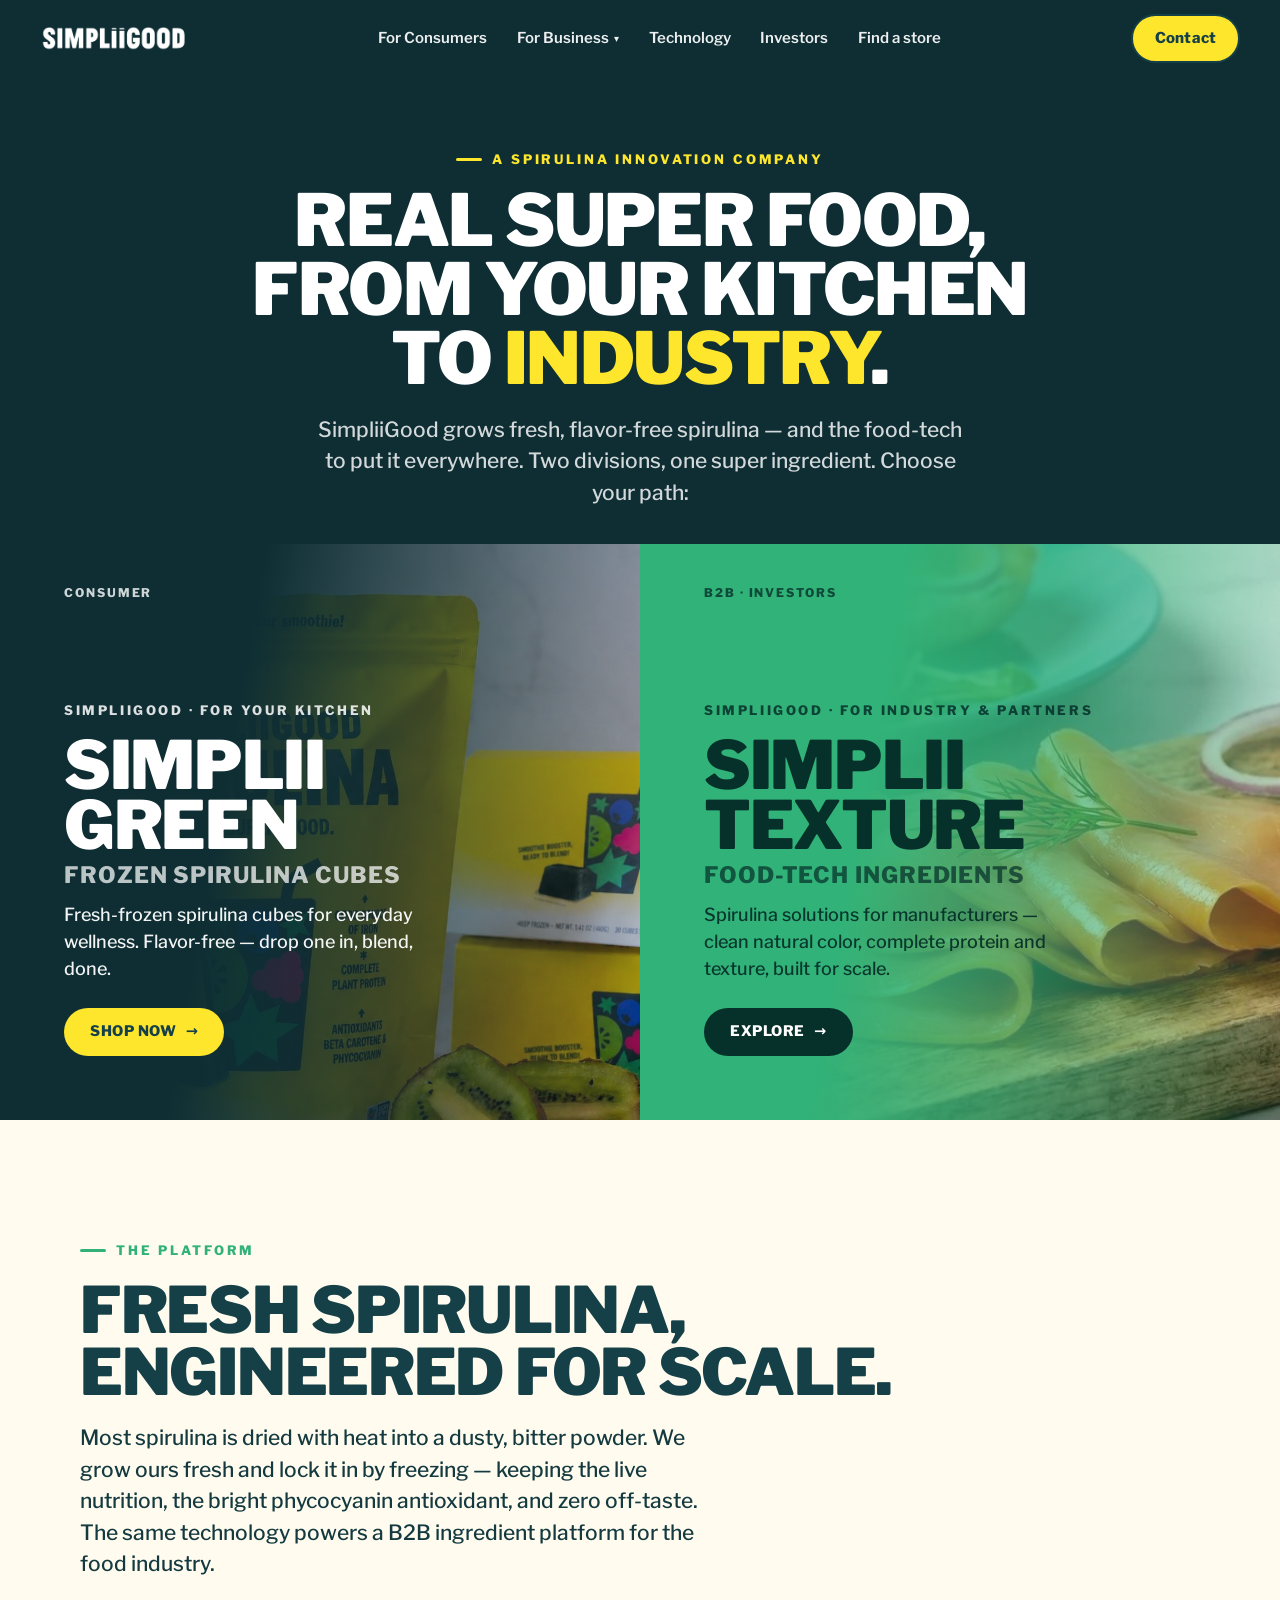
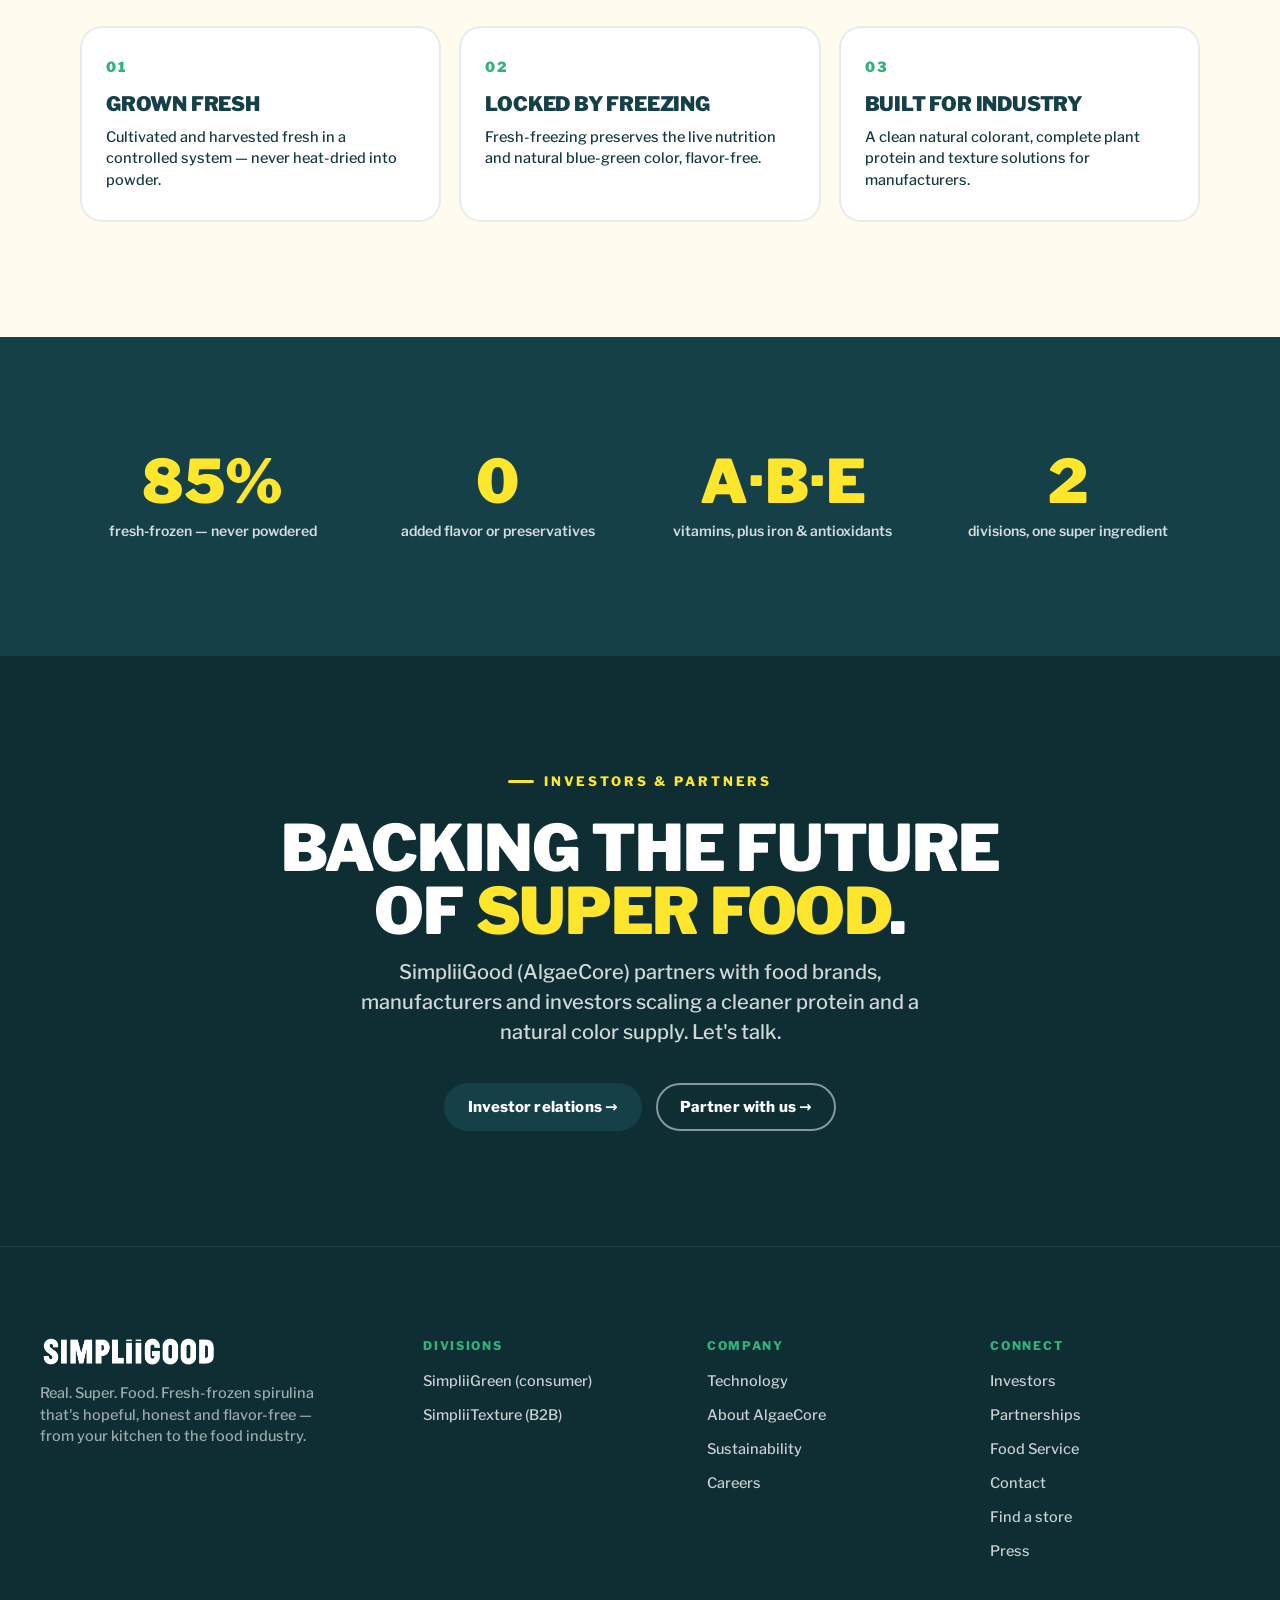
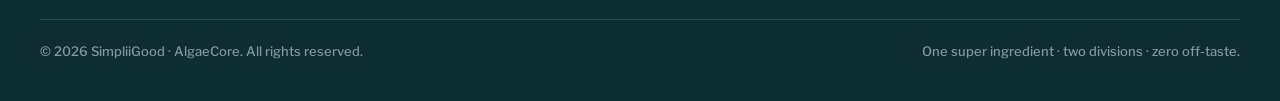
<file: index.html>
<!DOCTYPE html>
<html lang="en">
<head>
<meta charset="UTF-8" />
<meta name="viewport" content="width=device-width, initial-scale=1.0, viewport-fit=cover" />
<meta name="google-site-verification" content="7bujmZoIQJYVqleHey34UsiGLl0koGfnv7ZeWPJkLqk" />
<title>SimpliiGood — Real super food, from kitchen to industry</title>
<meta name="description" content="SimpliiGood grows fresh, flavor-free spirulina — and the food-tech to put it everywhere. Two divisions: SimpliiGreen for your kitchen, SimpliiTexture for the food industry." />
<meta name="theme-color" content="#0E2E34" />
<meta name="color-scheme" content="light" />
<link rel="icon" href="data:image/svg+xml,%3Csvg xmlns='http://www.w3.org/2000/svg' viewBox='0 0 32 32'%3E%3Crect width='32' height='32' rx='8' fill='%23FEE62D'/%3E%3Crect x='3.5' y='3.5' width='25' height='25' rx='6' fill='none' stroke='%23154048' stroke-width='3'/%3E%3C/svg%3E" />
<meta property="og:type" content="website" />
<meta property="og:site_name" content="SimpliiGood" />
<meta property="og:title" content="SimpliiGood — Real super food, from kitchen to industry" />
<meta property="og:description" content="Fresh-frozen spirulina and the food-tech to scale it. SimpliiGreen for your kitchen, SimpliiTexture for the food industry." />
<meta property="og:url" content="https://simpliigood.com/" />
<!-- TODO: replace with a hosted 1200×630 share image before launch -->
<meta property="og:image" content="https://simpliigood.com/og-cover.jpg" />
<meta name="twitter:card" content="summary_large_image" />
<link rel="preconnect" href="https://fonts.googleapis.com">
<link rel="preconnect" href="https://fonts.gstatic.com" crossorigin>
<link href="https://fonts.googleapis.com/css2?family=Libre+Franklin:ital,wght@0,400;0,500;0,600;0,700;0,800;0,900;1,600&display=swap" rel="stylesheet">
<style>
:root{
  --yellow:#FEE62D; --white:#FFFFFF;
  --green:#154048; --green-deep:#0E2E34; --starburst:#31B278;
  --cream:#FFFCEF; --ink:#143A40;
  --raspberry:#EF467B; --blueberry:#2B6CB3; --strawberry:#DD4926; --lime:#7FC349; --cherry:#671338;
  --maxw:1200px; --ease:cubic-bezier(.22,.61,.36,1); --r:22px;
}
*{box-sizing:border-box;margin:0;padding:0}
html{scroll-behavior:smooth;-webkit-text-size-adjust:100%}
body{font-family:"Libre Franklin",system-ui,-apple-system,"Segoe UI",Arial,sans-serif;background:var(--cream);color:var(--ink);line-height:1.5;overflow-x:hidden;-webkit-font-smoothing:antialiased}
img{max-width:100%;display:block}
a{color:inherit;text-decoration:none}
section{position:relative}

/* ===== ACCESSIBILITY ===== */
:focus-visible{outline:3px solid var(--starburst);outline-offset:3px;border-radius:6px}
.cta:focus-visible{outline-offset:4px}
header:not(.scrolled).on-dark a:focus-visible,.hub a:focus-visible,.invest a:focus-visible,.door:focus-visible,.drawer a:focus-visible{outline-color:var(--yellow)}
.skip{position:fixed;top:12px;left:50%;z-index:100;transform:translate(-50%,-200%);background:var(--yellow);color:var(--green);font-weight:800;font-size:15px;padding:12px 22px;border-radius:999px;border:2px solid var(--green);transition:transform .25s var(--ease)}
.skip:focus{transform:translate(-50%,0);outline:none}

/* ===== HEADER ===== */
header{position:fixed;top:0;left:0;right:0;z-index:60;display:flex;align-items:center;justify-content:space-between;padding:14px clamp(16px,4vw,40px);transition:background .35s var(--ease),box-shadow .35s var(--ease),padding .35s var(--ease)}
header.scrolled{background:rgba(255,252,239,.92);backdrop-filter:saturate(140%) blur(10px);-webkit-backdrop-filter:saturate(140%) blur(10px);box-shadow:0 6px 30px rgba(21,64,72,.08);padding:10px clamp(16px,4vw,40px)}
.wordmark{display:flex;align-items:center;line-height:0}
.wordmark img{height:clamp(19px,2.3vw,25px);width:auto;transition:opacity .3s var(--ease)}
.wordmark img.wm-light{display:block}.wordmark img.wm-dark{display:none}
header.on-dark:not(.scrolled) .wordmark img.wm-light{display:none}
header.on-dark:not(.scrolled) .wordmark img.wm-dark{display:block}
.nav{display:flex;align-items:center;gap:clamp(14px,2vw,28px)}
.nav a.link{font-weight:600;font-size:15px;color:var(--green);position:relative;padding:6px 2px;transition:color .25s var(--ease)}
header:not(.scrolled).on-dark .nav a.link{color:rgba(255,255,255,.92)}
.nav a.link::after{content:"";position:absolute;left:0;right:100%;bottom:0;height:2px;background:var(--starburst);transition:right .3s var(--ease)}
.nav a.link:hover::after{right:0}
.cta{font-weight:800;font-size:15px;letter-spacing:.01em;background:var(--yellow);color:var(--green);padding:11px 22px;border-radius:999px;border:2px solid var(--green);transition:transform .2s var(--ease),box-shadow .2s var(--ease),background .2s;white-space:nowrap;cursor:pointer}
.cta:hover{transform:translateY(-2px);box-shadow:0 10px 24px rgba(21,64,72,.18)}
.cta.solid{background:var(--green);color:#fff;border-color:var(--green)}
.cta.ghost-dark{background:transparent;color:#fff;border-color:rgba(255,255,255,.5)}
.nav-desktop{display:flex}
/* ===== NAV DROPDOWN (For Business) ===== */
.navdd{position:relative;display:flex;align-items:center}
.navdd-btn{font-family:inherit;background:none;border:0;cursor:pointer;font-weight:600;font-size:15px;color:var(--green);padding:6px 2px;display:inline-flex;align-items:center;gap:5px}
.navdd-btn .cv{font-size:10px;line-height:1;transition:transform .25s var(--ease)}
header:not(.scrolled).on-dark .navdd-btn{color:rgba(255,255,255,.92)}
.navdd.active .navdd-btn{color:var(--starburst)}
header:not(.scrolled).on-dark .navdd.active .navdd-btn{color:var(--yellow)}
.navdd::after{content:"";position:absolute;top:100%;left:0;right:0;height:14px}
.navdd-menu{position:absolute;top:calc(100% + 12px);left:50%;transform:translateX(-50%) translateY(6px);min-width:184px;background:#fff;border:1.5px solid rgba(21,64,72,.10);border-radius:14px;box-shadow:0 18px 44px rgba(21,64,72,.16);padding:8px;opacity:0;visibility:hidden;pointer-events:none;transition:opacity .2s var(--ease),transform .2s var(--ease);z-index:70}
.navdd:hover .navdd-menu,.navdd:focus-within .navdd-menu{opacity:1;visibility:visible;pointer-events:auto;transform:translateX(-50%) translateY(0)}
.navdd:hover .navdd-btn .cv,.navdd:focus-within .navdd-btn .cv{transform:rotate(180deg)}
.navdd-menu a{display:block;padding:10px 14px;border-radius:9px;font-weight:600;font-size:14.5px;color:var(--green);white-space:nowrap}
.navdd-menu a:hover{background:var(--cream)}
.navdd-menu a[aria-current="page"]{color:var(--starburst)}
.burger{display:none;flex-direction:column;justify-content:center;gap:5px;width:46px;height:46px;border-radius:14px;border:2px solid var(--green);background:rgba(255,255,255,.5);cursor:pointer;padding:0 11px;z-index:80}
.burger span{height:2.6px;width:100%;background:var(--green);border-radius:3px;transition:transform .3s var(--ease),opacity .25s}
header:not(.scrolled).on-dark .burger{border-color:rgba(255,255,255,.7);background:rgba(255,255,255,.12)}
header:not(.scrolled).on-dark .burger span{background:#fff}

/* ===== DRAWER ===== */
.drawer{position:fixed;inset:0;z-index:75;background:var(--green);color:#fff;transform:translateX(100%);transition:transform .42s var(--ease);display:flex;flex-direction:column;padding:90px clamp(22px,7vw,40px) 40px;overflow-y:auto;visibility:hidden}
.drawer.open{transform:translateX(0);visibility:visible}
.drawer a{font-weight:800;text-transform:uppercase;letter-spacing:-.01em;font-size:clamp(24px,6.5vw,38px);color:#fff;padding:14px 0;border-bottom:1px solid rgba(255,255,255,.14);display:flex;align-items:center;justify-content:space-between}
.drawer a .chev{color:var(--yellow);font-weight:900}
.drawer a:active{color:var(--yellow)}
.drawer .drawer-cta{margin-top:24px;background:var(--yellow);color:var(--green);border-radius:999px;text-align:center;justify-content:center;font-size:18px;border-bottom:none;padding:16px}
.drawer .drawer-foot{margin-top:auto;border:none;font-size:14px;font-weight:600;color:rgba(255,255,255,.6);text-transform:none;letter-spacing:0;padding-top:24px;display:block}
body.menu-open{overflow:hidden}

/* ===== HELPERS ===== */
.wrap{max-width:var(--maxw);margin:0 auto;padding:clamp(64px,9vw,124px) clamp(20px,5vw,40px)}
.eyebrow{font-weight:800;letter-spacing:.22em;text-transform:uppercase;font-size:13px;color:var(--starburst);margin-bottom:18px;display:inline-flex;align-items:center;gap:10px}
.eyebrow::before{content:"";width:26px;height:3px;background:var(--starburst);border-radius:3px}
h2.big{font-weight:900;text-transform:uppercase;letter-spacing:-.02em;line-height:.98;font-size:clamp(32px,5.2vw,64px);color:var(--green)}
.lead{font-size:clamp(17px,2vw,21px);color:var(--ink);max-width:640px;font-weight:500}
.reveal{opacity:0;transform:translateY(34px);transition:opacity .7s var(--ease),transform .7s var(--ease)}
.reveal.in{opacity:1;transform:none}
.reveal.d1{transition-delay:.08s}.reveal.d2{transition-delay:.16s}.reveal.d3{transition-delay:.24s}.reveal.d4{transition-delay:.32s}

/* ===== HUB HERO + SPLIT ===== */
.hub{background:var(--green-deep);color:#fff}
.hub-top{max-width:920px;margin:0 auto;padding:clamp(118px,16vh,172px) clamp(20px,5vw,40px) clamp(26px,4vh,46px);text-align:center}
.hub-top .eyebrow{justify-content:center;color:var(--yellow)}
.hub-top .eyebrow::before{background:var(--yellow)}
.hub-top h1{font-weight:900;text-transform:uppercase;letter-spacing:-.02em;line-height:.96;font-size:clamp(33px,5.6vw,72px)}
.hub-top h1 .y{color:var(--yellow)}
.hub-top p{max-width:660px;margin:20px auto 0;font-weight:500;font-size:clamp(16px,2vw,21px);color:rgba(255,255,255,.82)}
.split{display:grid;grid-template-columns:1fr 1fr;min-height:clamp(470px,64vh,780px)}
.door{position:relative;overflow:hidden;display:flex;flex-direction:column;justify-content:flex-end;padding:clamp(38px,5vw,76px) clamp(26px,5vw,64px);isolation:isolate}
.door.green{background:var(--green-deep);color:#fff}
.door.texture{background:var(--starburst);color:#06302a}
.door-bg{position:absolute;inset:0;z-index:-2;background-size:cover;background-position:right center;transform:scale(1.01);transition:transform .7s var(--ease)}
.door:hover .door-bg{transform:scale(1.07)}
.door.texture .door-bg{background-position:center}
.door::before{content:"";position:absolute;inset:0;z-index:-1;transition:opacity .4s var(--ease)}
.door.green::before{background:linear-gradient(100deg,var(--green-deep) 0%,var(--green-deep) 36%,rgba(14,46,52,.72) 60%,rgba(14,46,52,.20) 100%)}
.door.texture::before{background:linear-gradient(100deg,var(--starburst) 0%,var(--starburst) 36%,rgba(49,178,120,.72) 60%,rgba(49,178,120,.16) 100%)}
.door:hover::before{opacity:.9}
.door .tagk{position:absolute;top:clamp(26px,4vw,40px);left:clamp(26px,5vw,64px);font-weight:800;letter-spacing:.16em;text-transform:uppercase;font-size:12px;opacity:.8}
.door .kicker{font-weight:800;letter-spacing:.2em;text-transform:uppercase;font-size:13px;opacity:.85;margin-bottom:16px}
.door h2{font-weight:900;text-transform:uppercase;letter-spacing:-.02em;line-height:.9;font-size:clamp(38px,5.2vw,72px)}
.door h2 small{display:block;font-size:.34em;letter-spacing:.04em;opacity:.72;margin-top:.4em;font-weight:800}
.door p{font-weight:500;max-width:380px;margin:16px 0 26px;font-size:clamp(15px,1.55vw,18px);opacity:.95}
.door .go{align-self:flex-start;display:inline-flex;align-items:center;gap:9px;font-weight:800;text-transform:uppercase;letter-spacing:.04em;font-size:14.5px;padding:13px 26px;border-radius:999px;transition:transform .3s var(--ease),box-shadow .3s var(--ease)}
.door.green .go{background:var(--yellow);color:var(--green)}
.door.texture .go{background:#06302a;color:#fff}
.door:hover .go{transform:translateY(-2px);box-shadow:0 12px 26px rgba(0,0,0,.22)}
.door .go .arr{transition:transform .3s var(--ease)}
.door:hover .go .arr{transform:translateX(5px)}

/* ===== TECHNOLOGY ===== */
.tech{background:var(--cream)}
.tech .caps{display:grid;grid-template-columns:repeat(3,1fr);gap:18px;margin-top:46px}
.cap{background:#fff;border:2px solid rgba(21,64,72,.1);border-radius:var(--r);padding:28px 24px;transition:transform .3s var(--ease),box-shadow .3s,border-color .3s}
.cap:hover{transform:translateY(-6px);border-color:var(--starburst);box-shadow:0 22px 46px rgba(21,64,72,.12)}
.cap .num{font-weight:900;color:var(--starburst);font-size:14px;letter-spacing:.14em;margin-bottom:12px}
.cap h4{font-weight:900;text-transform:uppercase;color:var(--green);font-size:20px;letter-spacing:-.01em}
.cap p{font-weight:500;color:var(--ink);font-size:14.5px;margin-top:8px}

/* ===== STATS ===== */
.stats{background:var(--green);color:#fff}
.stats .grid{display:grid;grid-template-columns:repeat(4,1fr);gap:20px;text-align:center}
.stat .n{font-weight:900;font-size:clamp(34px,5vw,60px);line-height:1;color:var(--yellow)}
.stat .t{font-weight:600;font-size:14px;color:rgba(255,255,255,.82);margin-top:8px}

/* ===== INVESTORS / PARTNERS ===== */
.invest{background:var(--green-deep);color:#fff}
.invest .wrap{text-align:center;display:grid;place-items:center;gap:8px}
.invest .eyebrow{color:var(--yellow)}.invest .eyebrow::before{background:var(--yellow)}
.invest h2{font-weight:900;text-transform:uppercase;letter-spacing:-.02em;line-height:.98;font-size:clamp(32px,5.2vw,64px)}
.invest h2 .y{color:var(--yellow)}
.invest p{max-width:600px;color:rgba(255,255,255,.82);font-weight:500;font-size:clamp(16px,2vw,20px);margin-top:6px}
.invest .row{display:flex;gap:14px;flex-wrap:wrap;justify-content:center;margin-top:28px}

/* ===== FOOTER ===== */
footer{background:var(--green-deep);color:#fff;padding:clamp(54px,7vw,90px) clamp(20px,5vw,40px) 40px;border-top:1px solid rgba(255,255,255,.08)}
.fgrid{max-width:var(--maxw);margin:0 auto;display:grid;grid-template-columns:1.4fr 1fr 1fr 1fr;gap:34px}
.footer-logo{height:30px;width:auto;display:block;margin-bottom:16px}
footer p.fdesc{color:rgba(255,255,255,.6);font-weight:500;max-width:300px;font-size:14.5px}
footer h5{font-weight:800;text-transform:uppercase;letter-spacing:.14em;font-size:12px;color:var(--starburst);margin-bottom:14px}
footer ul{list-style:none}footer li{margin-bottom:10px}
footer li a{color:rgba(255,255,255,.78);font-size:14.5px;font-weight:500}
footer li a:hover{color:var(--yellow)}
.fbar{max-width:var(--maxw);margin:46px auto 0;padding-top:22px;border-top:1px solid rgba(255,255,255,.12);display:flex;justify-content:space-between;gap:16px;flex-wrap:wrap;color:rgba(255,255,255,.5);font-size:13px;font-weight:500}

/* ===== RESPONSIVE ===== */
@media(max-width:980px){
  .tech .caps{grid-template-columns:1fr}
  .stats .grid{grid-template-columns:1fr 1fr}
  .fgrid{grid-template-columns:1fr 1fr}
}
@media(max-width:760px){
  .nav-desktop{display:none}
  .burger{display:flex}
  header .cta.header-cta{display:none}
  .split{grid-template-columns:1fr}
  .door{min-height:62vh}
  .door-bg{background-position:center top}
  .door.green::before{background:linear-gradient(to top,var(--green-deep) 0%,var(--green-deep) 30%,rgba(14,46,52,.55) 62%,rgba(14,46,52,.16) 100%)}
  .door.texture::before{background:linear-gradient(to top,var(--starburst) 0%,var(--starburst) 30%,rgba(49,178,120,.55) 62%,rgba(49,178,120,.14) 100%)}
}
@media(max-width:560px){
  .fgrid{grid-template-columns:1fr 1fr}
  .wrap{padding:clamp(54px,12vw,90px) 20px}
}
@media(prefers-reduced-motion:reduce){
  *{transition:none!important;animation:none!important}
  .reveal{opacity:1;transform:none}
}
</style>
</head>
<body>

<a class="skip" href="#choose">Skip to content</a>

<!-- ===== HEADER ===== -->
<header id="hdr" class="on-dark">
  <a href="/" class="wordmark" aria-label="SimpliiGood home">
    <img class="wm-light" src="[data-uri]" alt="SimpliiGood" />
    <img class="wm-dark" src="[data-uri]" alt="SimpliiGood" />
  </a>
  <nav class="nav nav-desktop" aria-label="Primary">
    <a class="link" href="simpliigreen.html">For Consumers</a>
    <div class="navdd">
      <button type="button" class="navdd-btn" aria-haspopup="true">For Business <span class="cv">▾</span></button>
      <div class="navdd-menu" role="menu">
        <a href="simpliitexture.html" role="menuitem">For Industry</a>
        <a href="food-service.html" role="menuitem">Food Service</a>
      </div>
    </div>
    <a class="link" href="#technology">Technology</a>
    <a class="link" href="#investors">Investors</a>
    <a class="link" href="store-locator.html">Find a store</a>
  </nav>
  <div class="nav">
    <a class="cta header-cta" href="#contact">Contact</a>
    <button class="burger" id="burger" aria-label="Open menu" aria-expanded="false" aria-controls="drawer">
      <span></span><span></span><span></span>
    </button>
  </div>
</header>

<!-- ===== MOBILE DRAWER ===== -->
<aside class="drawer" id="drawer" aria-hidden="true">
  <a href="simpliigreen.html" data-close>For Consumers <span class="chev">→</span></a>
  <a href="simpliitexture.html" data-close>For Industry <span class="chev">→</span></a>
  <a href="food-service.html" data-close>Food Service <span class="chev">→</span></a>
  <a href="#technology" data-close>Technology <span class="chev">→</span></a>
  <a href="#investors" data-close>Investors <span class="chev">→</span></a>
  <a href="store-locator.html" data-close>Find a store <span class="chev">→</span></a>
  <a href="#contact" class="drawer-cta" data-close>Contact us</a>
  <span class="drawer-foot">Real. Super. Food. — from your kitchen to the food industry.</span>
</aside>

<!-- ===== HUB HERO + SPLIT ===== -->
<section class="hub" id="choose">
  <div class="hub-top">
    <div class="eyebrow">A spirulina innovation company</div>
    <h1>Real super food,<br>from your kitchen to <span class="y">industry</span>.</h1>
    <p>SimpliiGood grows fresh, flavor-free spirulina — and the food-tech to put it everywhere. Two divisions, one super ingredient. Choose your path:</p>
  </div>
  <div class="split">
    <a class="door green" href="simpliigreen.html" aria-label="SimpliiGreen — for your kitchen">
      <div class="door-bg" style="background-image:url(div-green.jpg)"></div>
      <span class="tagk">Consumer</span>
      <span class="kicker">SimpliiGood · for your kitchen</span>
      <h2>Simplii<br>Green<small>Frozen spirulina cubes</small></h2>
      <p>Fresh-frozen spirulina cubes for everyday wellness. Flavor-free — drop one in, blend, done.</p>
      <span class="go">Shop now <span class="arr">→</span></span>
    </a>
    <a class="door texture" href="simpliitexture.html" aria-label="SimpliiTexture — for the food industry and partners">
      <div class="door-bg" style="background-image:url(div-texture.jpg)"></div>
      <span class="tagk">B2B · Investors</span>
      <span class="kicker">SimpliiGood · for industry &amp; partners</span>
      <h2>Simplii<br>Texture<small>Food-tech ingredients</small></h2>
      <p>Spirulina solutions for manufacturers — clean natural color, complete protein and texture, built for scale.</p>
      <span class="go">Explore <span class="arr">→</span></span>
    </a>
  </div>
</section>

<!-- ===== TECHNOLOGY / PLATFORM ===== -->
<section class="tech" id="technology">
  <div class="wrap">
    <div class="eyebrow reveal">The platform</div>
    <h2 class="big reveal d1">Fresh spirulina,<br>engineered for scale.</h2>
    <p class="lead reveal d2" style="margin-top:18px">Most spirulina is dried with heat into a dusty, bitter powder. We grow ours fresh and lock it in by freezing — keeping the live nutrition, the bright phycocyanin antioxidant, and zero off-taste. The same technology powers a B2B ingredient platform for the food industry.</p>
    <div class="caps">
      <div class="cap reveal d1"><div class="num">01</div><h4>Grown fresh</h4><p>Cultivated and harvested fresh in a controlled system — never heat-dried into powder.</p></div>
      <div class="cap reveal d2"><div class="num">02</div><h4>Locked by freezing</h4><p>Fresh-freezing preserves the live nutrition and natural blue-green color, flavor-free.</p></div>
      <div class="cap reveal d3"><div class="num">03</div><h4>Built for industry</h4><p>A clean natural colorant, complete plant protein and texture solutions for manufacturers.</p></div>
    </div>
  </div>
</section>

<!-- ===== STATS ===== -->
<section class="stats">
  <div class="wrap">
    <div class="grid">
      <div class="stat reveal d1"><div class="n"><span data-count="100">0</span>%</div><div class="t">fresh-frozen — never powdered</div></div>
      <div class="stat reveal d2"><div class="n"><span data-count="0">0</span></div><div class="t">added flavor or preservatives</div></div>
      <div class="stat reveal d3"><div class="n">A·B·E</div><div class="t">vitamins, plus iron &amp; antioxidants</div></div>
      <div class="stat reveal d4"><div class="n">2</div><div class="t">divisions, one super ingredient</div></div>
    </div>
  </div>
</section>

<!-- ===== INVESTORS / PARTNERS ===== -->
<section class="invest" id="investors">
  <div class="wrap" id="contact">
    <div class="eyebrow reveal">Investors &amp; partners</div>
    <h2 class="reveal d1">Backing the future<br>of <span class="y">super food</span>.</h2>
    <p class="reveal d2">SimpliiGood (AlgaeCore) partners with food brands, manufacturers and investors scaling a cleaner protein and a natural color supply. Let's talk.</p>
    <div class="row reveal d3">
      <a class="cta solid" href="#contact">Investor relations →</a>
      <a class="cta ghost-dark" href="simpliitexture.html">Partner with us →</a>
    </div>
  </div>
</section>

<!-- ===== FOOTER ===== -->
<footer>
  <div class="fgrid">
    <div>
      <img class="footer-logo" src="[data-uri]" alt="SimpliiGood" />
      <p class="fdesc">Real. Super. Food. Fresh-frozen spirulina that's hopeful, honest and flavor-free — from your kitchen to the food industry.</p>
    </div>
    <div>
      <h5>Divisions</h5>
      <ul>
        <li><a href="simpliigreen.html">SimpliiGreen (consumer)</a></li>
        <li><a href="simpliitexture.html">SimpliiTexture (B2B)</a></li>
      </ul>
    </div>
    <div>
      <h5>Company</h5>
      <ul>
        <li><a href="#technology">Technology</a></li>
        <li><a href="#">About AlgaeCore</a></li>
        <li><a href="#">Sustainability</a></li>
        <li><a href="#">Careers</a></li>
      </ul>
    </div>
    <div>
      <h5>Connect</h5>
      <ul>
        <li><a href="#investors">Investors</a></li>
        <li><a href="simpliitexture.html">Partnerships</a></li>
        <li><a href="food-service.html">Food Service</a></li>
        <li><a href="#contact">Contact</a></li>
        <li><a href="store-locator.html">Find a store</a></li>
        <li><a href="#">Press</a></li>
      </ul>
    </div>
  </div>
  <div class="fbar">
    <span>© 2026 SimpliiGood · AlgaeCore. All rights reserved.</span>
    <span>One super ingredient · two divisions · zero off-taste.</span>
  </div>
</footer>

<script>
/* DRAWER */
(function(){
  const burger=document.getElementById('burger'),drawer=document.getElementById('drawer'),body=document.body;
  function setOpen(open){
    drawer.classList.toggle('open',open);body.classList.toggle('menu-open',open);
    burger.setAttribute('aria-expanded',open);drawer.setAttribute('aria-hidden',!open);
    const s=burger.querySelectorAll('span');
    if(open){s[0].style.transform='translateY(7.6px) rotate(45deg)';s[1].style.opacity='0';s[2].style.transform='translateY(-7.6px) rotate(-45deg)';}
    else{s[0].style.transform='';s[1].style.opacity='';s[2].style.transform='';}
  }
  burger.addEventListener('click',()=>setOpen(!drawer.classList.contains('open')));
  drawer.querySelectorAll('[data-close]').forEach(a=>a.addEventListener('click',()=>setOpen(false)));
  document.addEventListener('keydown',e=>{if(e.key==='Escape')setOpen(false);});
})();
/* HEADER state */
(function(){
  const hdr=document.getElementById('hdr'),hub=document.getElementById('choose');
  function onScroll(){
    hdr.classList.toggle('scrolled',window.scrollY>40);
    hdr.classList.toggle('on-dark',window.scrollY < (hub.offsetHeight - window.innerHeight*0.55));
  }
  window.addEventListener('scroll',onScroll,{passive:true});onScroll();
})();
/* REVEAL */
(function(){
  const io=new IntersectionObserver((es)=>{es.forEach(e=>{if(e.isIntersecting){e.target.classList.add('in');io.unobserve(e.target);}});},{threshold:.16});
  document.querySelectorAll('.reveal').forEach(el=>io.observe(el));
})();
/* COUNT-UP */
(function(){
  const io=new IntersectionObserver((es)=>{es.forEach(e=>{
    if(!e.isIntersecting)return;const el=e.target,end=+el.dataset.count;io.unobserve(el);
    let t0=null;const dur=1100;
    function step(t){if(!t0)t0=t;const p=Math.min((t-t0)/dur,1);el.textContent=Math.round(end*(1-Math.pow(1-p,3)));if(p<1)requestAnimationFrame(step);}
    requestAnimationFrame(step);
  });},{threshold:.6});
  document.querySelectorAll('[data-count]').forEach(el=>io.observe(el));
})();
</script>
</body>
</html>
</file>
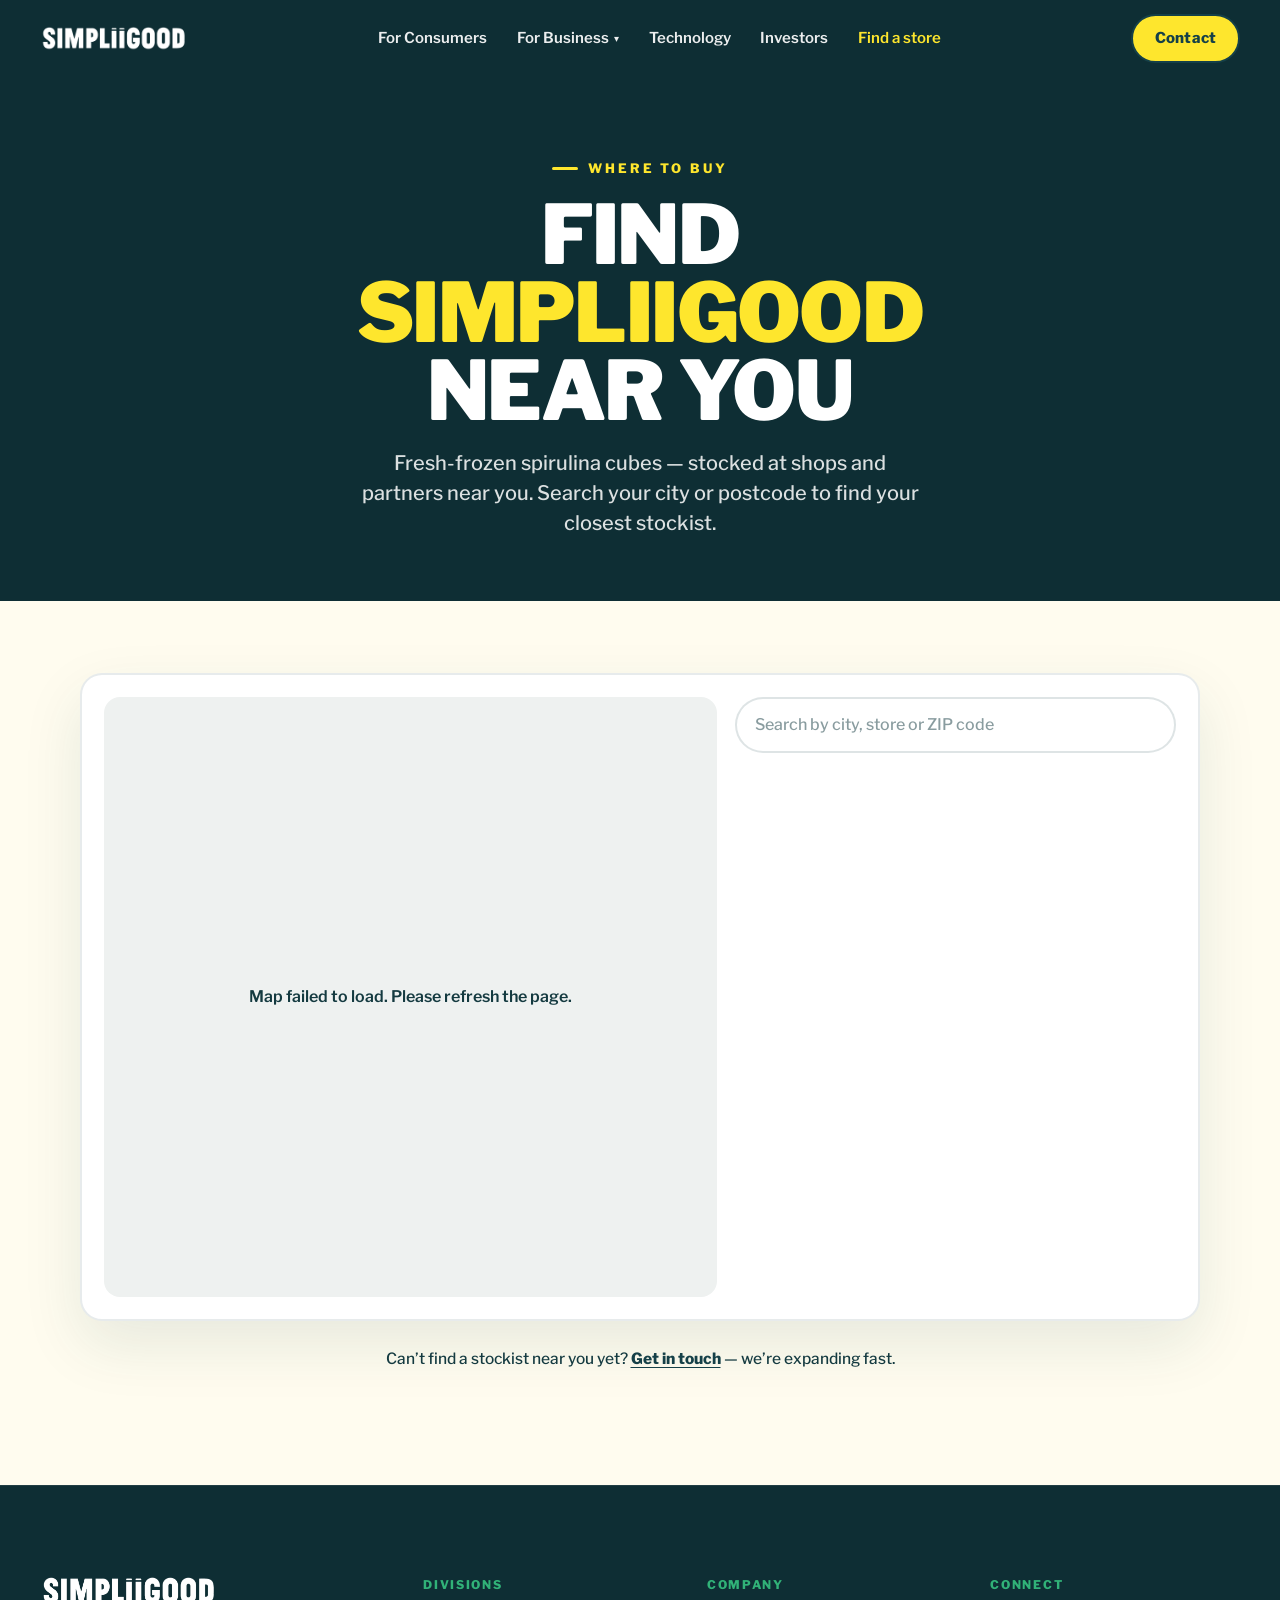
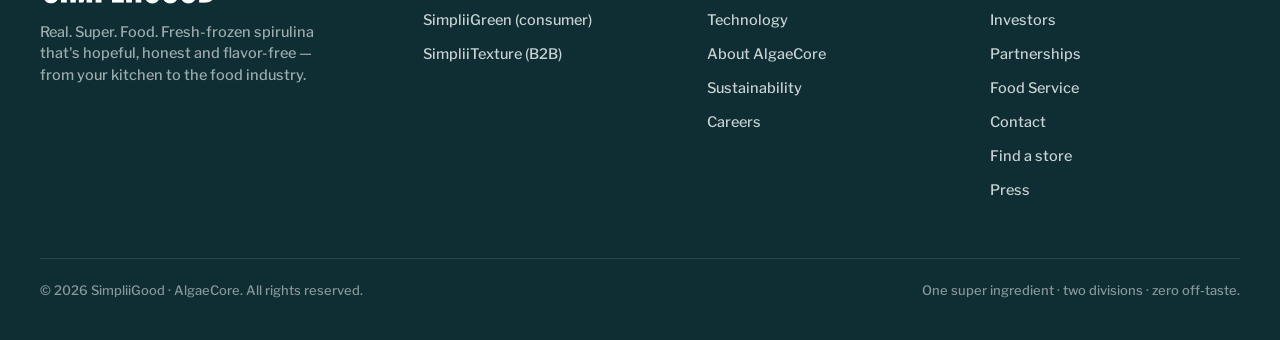
<file: store-locator.html>
<!DOCTYPE html>
<html lang="en">
<head>
<meta charset="UTF-8" />
<meta name="viewport" content="width=device-width, initial-scale=1.0, viewport-fit=cover" />
<title>Store Locator &mdash; Find SimpliiGood near you</title>
<meta name="description" content="Find fresh-frozen SimpliiGood spirulina near you. Search by city or postcode to find your closest stockist." />
<meta name="theme-color" content="#0E2E34" />
<meta name="color-scheme" content="light" />
<link rel="icon" href="data:image/svg+xml,%3Csvg xmlns='http://www.w3.org/2000/svg' viewBox='0 0 32 32'%3E%3Crect width='32' height='32' rx='8' fill='%23FEE62D'/%3E%3Crect x='3.5' y='3.5' width='25' height='25' rx='6' fill='none' stroke='%23154048' stroke-width='3'/%3E%3C/svg%3E" />
<meta property="og:type" content="website" />
<meta property="og:site_name" content="SimpliiGood" />
<meta property="og:title" content="Store Locator &mdash; Find SimpliiGood near you" />
<meta property="og:description" content="Search by city or postcode to find your closest SimpliiGood stockist." />
<meta property="og:url" content="https://simpliigood.com/store-locator.html" />
<meta property="og:image" content="https://simpliigood.com/og-cover.jpg" />
<meta name="twitter:card" content="summary_large_image" />
<link rel="preconnect" href="https://fonts.googleapis.com">
<link rel="preconnect" href="https://fonts.gstatic.com" crossorigin>
<link href="https://fonts.googleapis.com/css2?family=Libre+Franklin:ital,wght@0,400;0,500;0,600;0,700;0,800;0,900;1,600&display=swap" rel="stylesheet">
<link href="https://api.mapbox.com/mapbox-gl-js/v3.9.0/mapbox-gl.css" rel="stylesheet">
<link href="stores.css" rel="stylesheet">
<style>

:root{
  --yellow:#FEE62D; --white:#FFFFFF;
  --green:#154048; --green-deep:#0E2E34; --starburst:#31B278;
  --cream:#FFFCEF; --ink:#143A40;
  --raspberry:#EF467B; --blueberry:#2B6CB3; --strawberry:#DD4926; --lime:#7FC349; --cherry:#671338;
  --maxw:1200px; --ease:cubic-bezier(.22,.61,.36,1); --r:22px;
}
*{box-sizing:border-box;margin:0;padding:0}
html{scroll-behavior:smooth;-webkit-text-size-adjust:100%}
body{font-family:"Libre Franklin",system-ui,-apple-system,"Segoe UI",Arial,sans-serif;background:var(--cream);color:var(--ink);line-height:1.5;overflow-x:hidden;-webkit-font-smoothing:antialiased}
img{max-width:100%;display:block}
a{color:inherit;text-decoration:none}
section{position:relative}

/* ===== ACCESSIBILITY ===== */
:focus-visible{outline:3px solid var(--starburst);outline-offset:3px;border-radius:6px}
.cta:focus-visible{outline-offset:4px}
header:not(.scrolled).on-dark a:focus-visible,.hub a:focus-visible,.invest a:focus-visible,.door:focus-visible,.drawer a:focus-visible{outline-color:var(--yellow)}
.skip{position:fixed;top:12px;left:50%;z-index:100;transform:translate(-50%,-200%);background:var(--yellow);color:var(--green);font-weight:800;font-size:15px;padding:12px 22px;border-radius:999px;border:2px solid var(--green);transition:transform .25s var(--ease)}
.skip:focus{transform:translate(-50%,0);outline:none}

/* ===== HEADER ===== */
header{position:fixed;top:0;left:0;right:0;z-index:60;display:flex;align-items:center;justify-content:space-between;padding:14px clamp(16px,4vw,40px);transition:background .35s var(--ease),box-shadow .35s var(--ease),padding .35s var(--ease)}
header.scrolled{background:rgba(255,252,239,.92);backdrop-filter:saturate(140%) blur(10px);-webkit-backdrop-filter:saturate(140%) blur(10px);box-shadow:0 6px 30px rgba(21,64,72,.08);padding:10px clamp(16px,4vw,40px)}
.wordmark{display:flex;align-items:center;line-height:0}
.wordmark img{height:clamp(19px,2.3vw,25px);width:auto;transition:opacity .3s var(--ease)}
.wordmark img.wm-light{display:block}.wordmark img.wm-dark{display:none}
header.on-dark:not(.scrolled) .wordmark img.wm-light{display:none}
header.on-dark:not(.scrolled) .wordmark img.wm-dark{display:block}
.nav{display:flex;align-items:center;gap:clamp(14px,2vw,28px)}
.nav a.link{font-weight:600;font-size:15px;color:var(--green);position:relative;padding:6px 2px;transition:color .25s var(--ease)}
header:not(.scrolled).on-dark .nav a.link{color:rgba(255,255,255,.92)}
.nav a.link::after{content:"";position:absolute;left:0;right:100%;bottom:0;height:2px;background:var(--starburst);transition:right .3s var(--ease)}
.nav a.link:hover::after{right:0}
.cta{font-weight:800;font-size:15px;letter-spacing:.01em;background:var(--yellow);color:var(--green);padding:11px 22px;border-radius:999px;border:2px solid var(--green);transition:transform .2s var(--ease),box-shadow .2s var(--ease),background .2s;white-space:nowrap;cursor:pointer}
.cta:hover{transform:translateY(-2px);box-shadow:0 10px 24px rgba(21,64,72,.18)}
.cta.solid{background:var(--green);color:#fff;border-color:var(--green)}
.cta.ghost-dark{background:transparent;color:#fff;border-color:rgba(255,255,255,.5)}
.nav-desktop{display:flex}
/* ===== NAV DROPDOWN (For Business) ===== */
.navdd{position:relative;display:flex;align-items:center}
.navdd-btn{font-family:inherit;background:none;border:0;cursor:pointer;font-weight:600;font-size:15px;color:var(--green);padding:6px 2px;display:inline-flex;align-items:center;gap:5px}
.navdd-btn .cv{font-size:10px;line-height:1;transition:transform .25s var(--ease)}
header:not(.scrolled).on-dark .navdd-btn{color:rgba(255,255,255,.92)}
.navdd.active .navdd-btn{color:var(--starburst)}
header:not(.scrolled).on-dark .navdd.active .navdd-btn{color:var(--yellow)}
.navdd::after{content:"";position:absolute;top:100%;left:0;right:0;height:14px}
.navdd-menu{position:absolute;top:calc(100% + 12px);left:50%;transform:translateX(-50%) translateY(6px);min-width:184px;background:#fff;border:1.5px solid rgba(21,64,72,.10);border-radius:14px;box-shadow:0 18px 44px rgba(21,64,72,.16);padding:8px;opacity:0;visibility:hidden;pointer-events:none;transition:opacity .2s var(--ease),transform .2s var(--ease);z-index:70}
.navdd:hover .navdd-menu,.navdd:focus-within .navdd-menu{opacity:1;visibility:visible;pointer-events:auto;transform:translateX(-50%) translateY(0)}
.navdd:hover .navdd-btn .cv,.navdd:focus-within .navdd-btn .cv{transform:rotate(180deg)}
.navdd-menu a{display:block;padding:10px 14px;border-radius:9px;font-weight:600;font-size:14.5px;color:var(--green);white-space:nowrap}
.navdd-menu a:hover{background:var(--cream)}
.navdd-menu a[aria-current="page"]{color:var(--starburst)}
.burger{display:none;flex-direction:column;justify-content:center;gap:5px;width:46px;height:46px;border-radius:14px;border:2px solid var(--green);background:rgba(255,255,255,.5);cursor:pointer;padding:0 11px;z-index:80}
.burger span{height:2.6px;width:100%;background:var(--green);border-radius:3px;transition:transform .3s var(--ease),opacity .25s}
header:not(.scrolled).on-dark .burger{border-color:rgba(255,255,255,.7);background:rgba(255,255,255,.12)}
header:not(.scrolled).on-dark .burger span{background:#fff}

/* ===== DRAWER ===== */
.drawer{position:fixed;inset:0;z-index:75;background:var(--green);color:#fff;transform:translateX(100%);transition:transform .42s var(--ease);display:flex;flex-direction:column;padding:90px clamp(22px,7vw,40px) 40px;overflow-y:auto;visibility:hidden}
.drawer.open{transform:translateX(0);visibility:visible}
.drawer a{font-weight:800;text-transform:uppercase;letter-spacing:-.01em;font-size:clamp(24px,6.5vw,38px);color:#fff;padding:14px 0;border-bottom:1px solid rgba(255,255,255,.14);display:flex;align-items:center;justify-content:space-between}
.drawer a .chev{color:var(--yellow);font-weight:900}
.drawer a:active{color:var(--yellow)}
.drawer .drawer-cta{margin-top:24px;background:var(--yellow);color:var(--green);border-radius:999px;text-align:center;justify-content:center;font-size:18px;border-bottom:none;padding:16px}
.drawer .drawer-foot{margin-top:auto;border:none;font-size:14px;font-weight:600;color:rgba(255,255,255,.6);text-transform:none;letter-spacing:0;padding-top:24px;display:block}
body.menu-open{overflow:hidden}

/* ===== HELPERS ===== */
.wrap{max-width:var(--maxw);margin:0 auto;padding:clamp(64px,9vw,124px) clamp(20px,5vw,40px)}
.eyebrow{font-weight:800;letter-spacing:.22em;text-transform:uppercase;font-size:13px;color:var(--starburst);margin-bottom:18px;display:inline-flex;align-items:center;gap:10px}
.eyebrow::before{content:"";width:26px;height:3px;background:var(--starburst);border-radius:3px}
h2.big{font-weight:900;text-transform:uppercase;letter-spacing:-.02em;line-height:.98;font-size:clamp(32px,5.2vw,64px);color:var(--green)}
.lead{font-size:clamp(17px,2vw,21px);color:var(--ink);max-width:640px;font-weight:500}
.reveal{opacity:0;transform:translateY(34px);transition:opacity .7s var(--ease),transform .7s var(--ease)}
.reveal.in{opacity:1;transform:none}
.reveal.d1{transition-delay:.08s}.reveal.d2{transition-delay:.16s}.reveal.d3{transition-delay:.24s}.reveal.d4{transition-delay:.32s}

/* ===== HUB HERO + SPLIT ===== */
.hub{background:var(--green-deep);color:#fff}
.hub-top{max-width:920px;margin:0 auto;padding:clamp(118px,16vh,172px) clamp(20px,5vw,40px) clamp(26px,4vh,46px);text-align:center}
.hub-top .eyebrow{justify-content:center;color:var(--yellow)}
.hub-top .eyebrow::before{background:var(--yellow)}
.hub-top h1{font-weight:900;text-transform:uppercase;letter-spacing:-.02em;line-height:.96;font-size:clamp(33px,5.6vw,72px)}
.hub-top h1 .y{color:var(--yellow)}
.hub-top p{max-width:660px;margin:20px auto 0;font-weight:500;font-size:clamp(16px,2vw,21px);color:rgba(255,255,255,.82)}
.split{display:grid;grid-template-columns:1fr 1fr;min-height:clamp(440px,62vh,760px)}
.door{position:relative;overflow:hidden;display:flex;flex-direction:column;justify-content:flex-end;padding:clamp(38px,5vw,76px) clamp(26px,5vw,64px);isolation:isolate;transition:flex .4s var(--ease)}
.door.green{background:var(--green);color:#fff}
.door.texture{background:var(--starburst);color:#06302a}
.door .kicker{font-weight:800;letter-spacing:.2em;text-transform:uppercase;font-size:13px;opacity:.85;margin-bottom:16px}
.door h2{font-weight:900;text-transform:uppercase;letter-spacing:-.02em;line-height:.9;font-size:clamp(38px,5.2vw,72px)}
.door h2 small{display:block;font-size:.34em;letter-spacing:.04em;opacity:.7;margin-top:.4em;font-weight:800}
.door p{font-weight:500;max-width:430px;margin:16px 0 26px;font-size:clamp(15px,1.55vw,18px);opacity:.95}
.door .go{display:inline-flex;align-items:center;gap:10px;font-weight:800;text-transform:uppercase;letter-spacing:.04em;font-size:15px;padding:13px 24px;border-radius:999px}
.door.green .go{background:var(--yellow);color:var(--green)}
.door.texture .go{background:#06302a;color:#fff}
.door .go .arr{transition:transform .3s var(--ease)}
.door:hover .go .arr{transform:translateX(6px)}
.door .ghost{position:absolute;z-index:-1;font-weight:900;text-transform:uppercase;font-size:clamp(120px,20vw,290px);line-height:.7;right:-.08em;bottom:-.2em;opacity:.08;pointer-events:none;letter-spacing:-.04em}
.door::before{content:"";position:absolute;inset:0;z-index:-1;background:rgba(0,0,0,0);transition:background .4s var(--ease)}
.door:hover::before{background:rgba(0,0,0,.06)}
.door .tagk{position:absolute;top:clamp(26px,4vw,40px);left:clamp(26px,5vw,64px);font-weight:800;letter-spacing:.16em;text-transform:uppercase;font-size:12px;opacity:.7}

/* ===== TECHNOLOGY ===== */
.tech{background:var(--cream)}
.tech .caps{display:grid;grid-template-columns:repeat(3,1fr);gap:18px;margin-top:46px}
.cap{background:#fff;border:2px solid rgba(21,64,72,.1);border-radius:var(--r);padding:28px 24px;transition:transform .3s var(--ease),box-shadow .3s,border-color .3s}
.cap:hover{transform:translateY(-6px);border-color:var(--starburst);box-shadow:0 22px 46px rgba(21,64,72,.12)}
.cap .num{font-weight:900;color:var(--starburst);font-size:14px;letter-spacing:.14em;margin-bottom:12px}
.cap h4{font-weight:900;text-transform:uppercase;color:var(--green);font-size:20px;letter-spacing:-.01em}
.cap p{font-weight:500;color:var(--ink);font-size:14.5px;margin-top:8px}

/* ===== STATS ===== */
.stats{background:var(--green);color:#fff}
.stats .grid{display:grid;grid-template-columns:repeat(4,1fr);gap:20px;text-align:center}
.stat .n{font-weight:900;font-size:clamp(34px,5vw,60px);line-height:1;color:var(--yellow)}
.stat .t{font-weight:600;font-size:14px;color:rgba(255,255,255,.82);margin-top:8px}

/* ===== INVESTORS / PARTNERS ===== */
.invest{background:var(--green-deep);color:#fff}
.invest .wrap{text-align:center;display:grid;place-items:center;gap:8px}
.invest .eyebrow{color:var(--yellow)}.invest .eyebrow::before{background:var(--yellow)}
.invest h2{font-weight:900;text-transform:uppercase;letter-spacing:-.02em;line-height:.98;font-size:clamp(32px,5.2vw,64px)}
.invest h2 .y{color:var(--yellow)}
.invest p{max-width:600px;color:rgba(255,255,255,.82);font-weight:500;font-size:clamp(16px,2vw,20px);margin-top:6px}
.invest .row{display:flex;gap:14px;flex-wrap:wrap;justify-content:center;margin-top:28px}

/* ===== FOOTER ===== */
footer{background:var(--green-deep);color:#fff;padding:clamp(54px,7vw,90px) clamp(20px,5vw,40px) 40px;border-top:1px solid rgba(255,255,255,.08)}
.fgrid{max-width:var(--maxw);margin:0 auto;display:grid;grid-template-columns:1.4fr 1fr 1fr 1fr;gap:34px}
.footer-logo{height:30px;width:auto;display:block;margin-bottom:16px}
footer p.fdesc{color:rgba(255,255,255,.6);font-weight:500;max-width:300px;font-size:14.5px}
footer h5{font-weight:800;text-transform:uppercase;letter-spacing:.14em;font-size:12px;color:var(--starburst);margin-bottom:14px}
footer ul{list-style:none}footer li{margin-bottom:10px}
footer li a{color:rgba(255,255,255,.78);font-size:14.5px;font-weight:500}
footer li a:hover{color:var(--yellow)}
.fbar{max-width:var(--maxw);margin:46px auto 0;padding-top:22px;border-top:1px solid rgba(255,255,255,.12);display:flex;justify-content:space-between;gap:16px;flex-wrap:wrap;color:rgba(255,255,255,.5);font-size:13px;font-weight:500}

/* ===== RESPONSIVE ===== */
@media(max-width:980px){
  .tech .caps{grid-template-columns:1fr}
  .stats .grid{grid-template-columns:1fr 1fr}
  .fgrid{grid-template-columns:1fr 1fr}
}
@media(max-width:760px){
  .nav-desktop{display:none}
  .burger{display:flex}
  header .cta.header-cta{display:none}
  .split{grid-template-columns:1fr}
  .door{min-height:60vh}
}
@media(max-width:560px){
  .fgrid{grid-template-columns:1fr 1fr}
  .wrap{padding:clamp(54px,12vw,90px) 20px}
}
@media(prefers-reduced-motion:reduce){
  *{transition:none!important;animation:none!important}
  .reveal{opacity:1;transform:none}
}

/* ===== STORE LOCATOR PAGE ===== */
.loc-hero{background:var(--green-deep);color:#fff;text-align:center}
.loc-hero-inner{max-width:760px;margin:0 auto;padding:clamp(120px,17vh,184px) clamp(20px,5vw,40px) clamp(40px,7vh,72px)}
.loc-hero .eyebrow{justify-content:center;color:var(--yellow)}
.loc-hero .eyebrow::before{background:var(--yellow)}
.loc-title{font-weight:900;text-transform:uppercase;letter-spacing:-.02em;line-height:.95;font-size:clamp(40px,6.4vw,86px)}
.loc-title .y{color:var(--yellow)}
.loc-lead{margin:18px auto 0;max-width:560px;color:rgba(255,255,255,.85);font-weight:500;font-size:clamp(16px,2vw,20px)}
.locator{background:var(--cream)}
.loc-wrap{max-width:var(--maxw);margin:0 auto;padding:clamp(36px,6vw,72px) clamp(16px,4vw,40px) clamp(64px,9vw,120px)}
.loc-embed{background:#fff;border:2px solid rgba(21,64,72,.10);border-radius:var(--r);padding:clamp(12px,2vw,22px);box-shadow:0 24px 60px rgba(21,64,72,.10);min-height:620px}
.loc-note{text-align:center;margin-top:26px;color:var(--ink);font-weight:500;font-size:15.5px}
.loc-note a{color:var(--green);font-weight:800;text-decoration:underline;text-underline-offset:3px}
.loc-note a:hover{color:var(--starburst)}
.nav a.link[aria-current="page"]{color:var(--starburst)}
header.on-dark:not(.scrolled) .nav a.link[aria-current="page"]{color:var(--yellow)}
.drawer a[aria-current="page"]{color:var(--yellow)}
@media(max-width:560px){
  .loc-title{font-size:clamp(34px,9vw,56px)}
  .loc-embed{min-height:560px;padding:10px}
}
</style>
</head>
<body>

<a class="skip" href="#locator">Skip to content</a>

<!-- ===== HEADER ===== -->
<header id="hdr" class="on-dark">
  <a href="/" class="wordmark" aria-label="SimpliiGood home">
    <img class="wm-light" src="[data-uri]" alt="SimpliiGood" />
    <img class="wm-dark" src="[data-uri]" alt="SimpliiGood" />
  </a>
  <nav class="nav nav-desktop" aria-label="Primary">
    <a class="link" href="simpliigreen.html">For Consumers</a>
    <div class="navdd">
      <button type="button" class="navdd-btn" aria-haspopup="true">For Business <span class="cv">▾</span></button>
      <div class="navdd-menu" role="menu">
        <a href="simpliitexture.html" role="menuitem">For Industry</a>
        <a href="food-service.html" role="menuitem">Food Service</a>
      </div>
    </div>
    <a class="link" href="/#technology">Technology</a>
    <a class="link" href="/#investors">Investors</a>
    <a class="link" href="store-locator.html" aria-current="page">Find a store</a>
  </nav>
  <div class="nav">
    <a class="cta header-cta" href="/#contact">Contact</a>
    <button class="burger" id="burger" aria-label="Open menu" aria-expanded="false" aria-controls="drawer">
      <span></span><span></span><span></span>
    </button>
  </div>
</header>

<!-- ===== DRAWER ===== -->
<aside class="drawer" id="drawer" aria-hidden="true">
  <a href="simpliigreen.html" data-close>For Consumers <span class="chev">→</span></a>
  <a href="simpliitexture.html" data-close>For Industry <span class="chev">→</span></a>
  <a href="food-service.html" data-close>Food Service <span class="chev">→</span></a>
  <a href="/#technology" data-close>Technology <span class="chev">→</span></a>
  <a href="/#investors" data-close>Investors <span class="chev">→</span></a>
  <a href="store-locator.html" data-close aria-current="page">Find a store <span class="chev">→</span></a>
  <a href="/#contact" class="drawer-cta" data-close>Contact us</a>
  <span class="drawer-foot">Real. Super. Food. — from your kitchen to the food industry.</span>
</aside>

<main>
<!-- ===== HERO ===== -->
<section class="loc-hero" id="loc-hero">
  <div class="loc-hero-inner">
    <div class="eyebrow reveal">Where to buy</div>
    <h1 class="loc-title reveal d1">Find <span class="y">SimpliiGood</span><br>near you</h1>
    <p class="loc-lead reveal d2">Fresh-frozen spirulina cubes &mdash; stocked at shops and partners near you. Search your city or postcode to find your closest stockist.</p>
  </div>
</section>

<!-- ===== STORE LOCATOR ===== -->
<section class="locator" id="locator">
  <div class="loc-wrap">
    <div class="loc-embed">
      <div class="sg-locator">
        <div id="sg-map" class="sg-map" role="application" aria-label="Map of SimpliiGood stockists"></div>
        <div class="sg-panel">
          <input id="sg-search" class="sg-search" type="search" placeholder="Search by city, store or ZIP code" aria-label="Search stores" autocomplete="off" />
          <p id="sg-count" class="sg-count" aria-live="polite"></p>
          <ul id="sg-list" class="sg-list"></ul>
        </div>
      </div>
    </div>
    <p class="loc-note">Can&rsquo;t find a stockist near you yet? <a href="/#contact">Get in touch</a> &mdash; we&rsquo;re expanding fast.</p>
  </div>
</section>
</main>

<!-- ===== FOOTER ===== -->
<footer>
  <div class="fgrid">
    <div>
      <img class="footer-logo" src="[data-uri]" alt="SimpliiGood" />
      <p class="fdesc">Real. Super. Food. Fresh-frozen spirulina that's hopeful, honest and flavor-free — from your kitchen to the food industry.</p>
    </div>
    <div>
      <h5>Divisions</h5>
      <ul>
        <li><a href="simpliigreen.html">SimpliiGreen (consumer)</a></li>
        <li><a href="simpliitexture.html">SimpliiTexture (B2B)</a></li>
      </ul>
    </div>
    <div>
      <h5>Company</h5>
      <ul>
        <li><a href="/#technology">Technology</a></li>
        <li><a href="#">About AlgaeCore</a></li>
        <li><a href="#">Sustainability</a></li>
        <li><a href="#">Careers</a></li>
      </ul>
    </div>
    <div>
      <h5>Connect</h5>
      <ul>
        <li><a href="/#investors">Investors</a></li>
        <li><a href="simpliitexture.html">Partnerships</a></li>
        <li><a href="food-service.html">Food Service</a></li>
        <li><a href="/#contact">Contact</a></li>
        <li><a href="store-locator.html">Find a store</a></li>
        <li><a href="#">Press</a></li>
      </ul>
    </div>
  </div>
  <div class="fbar">
    <span>© 2026 SimpliiGood · AlgaeCore. All rights reserved.</span>
    <span>One super ingredient · two divisions · zero off-taste.</span>
  </div>
</footer>

<script>
/* DRAWER */
(function(){
  const burger=document.getElementById('burger'),drawer=document.getElementById('drawer'),body=document.body;
  if(!burger)return;
  function setOpen(open){
    drawer.classList.toggle('open',open);body.classList.toggle('menu-open',open);
    burger.setAttribute('aria-expanded',open);drawer.setAttribute('aria-hidden',!open);
    const sp=burger.querySelectorAll('span');
    if(open){sp[0].style.transform='translateY(7.6px) rotate(45deg)';sp[1].style.opacity='0';sp[2].style.transform='translateY(-7.6px) rotate(-45deg)';}
    else{sp[0].style.transform='';sp[1].style.opacity='';sp[2].style.transform='';}
  }
  burger.addEventListener('click',()=>setOpen(!drawer.classList.contains('open')));
  drawer.querySelectorAll('[data-close]').forEach(a=>a.addEventListener('click',()=>setOpen(false)));
  document.addEventListener('keydown',e=>{if(e.key==='Escape')setOpen(false);});
})();
/* HEADER state (dark over the green hero, solid after) */
(function(){
  const hdr=document.getElementById('hdr'),hero=document.getElementById('loc-hero');
  if(!hdr)return;
  function onScroll(){
    hdr.classList.toggle('scrolled',window.scrollY>40);
    const lim=hero?(hero.offsetHeight-window.innerHeight*0.55):0;
    hdr.classList.toggle('on-dark',window.scrollY<lim);
  }
  window.addEventListener('scroll',onScroll,{passive:true});onScroll();
})();
/* REVEAL */
(function(){
  const io=new IntersectionObserver((es)=>{es.forEach(e=>{if(e.isIntersecting){e.target.classList.add('in');io.unobserve(e.target);}});},{threshold:.16});
  document.querySelectorAll('.reveal').forEach(el=>io.observe(el));
})();
</script>
<script src="https://api.mapbox.com/mapbox-gl-js/v3.9.0/mapbox-gl.js"></script>
<script src="stores.js"></script>
</body>
</html>
</file>
<file: stores.css>
/* =============================================================================
   SimpliiGood store locator — layout & styling (Mapbox GL)
   ========================================================================== */

.sg-locator {
  display: grid;
  grid-template-columns: 1.25fr 0.9fr;
  gap: 18px;
  min-height: 600px;
}
@media (max-width: 880px) {
  .sg-locator { grid-template-columns: 1fr; }
}

/* ---- Map ---------------------------------------------------------------- */
.sg-map {
  position: relative;
  width: 100%;
  height: 600px;
  border-radius: 16px;
  overflow: hidden;
  background: #eef1f0;
}
@media (max-width: 880px) {
  .sg-map { height: 420px; }
}

.sg-marker {
  width: 16px;
  height: 16px;
  border-radius: 50%;
  background: var(--starburst, #31B278);
  border: 2.5px solid #fff;
  box-shadow: 0 2px 6px rgba(21, 64, 72, 0.35);
  cursor: pointer;
  transition: transform 0.12s ease;
}
.sg-marker:hover { transform: scale(1.25); }

.sg-missing {
  display: flex;
  align-items: center;
  justify-content: center;
  height: 100%;
  padding: 24px;
  text-align: center;
  color: var(--ink, #143A40);
  font-weight: 600;
}

/* ---- Right panel: search + list ---------------------------------------- */
.sg-panel {
  display: flex;
  flex-direction: column;
  min-height: 0;
}

.sg-search {
  width: 100%;
  padding: 14px 18px;
  border: 2px solid rgba(21, 64, 72, 0.14);
  border-radius: 999px;
  font: inherit;
  font-size: 16px;
  font-weight: 500;
  color: var(--ink, #143A40);
  background: #fff;
  outline: none;
  transition: border-color 0.15s ease, box-shadow 0.15s ease;
}
.sg-search::placeholder { color: rgba(20, 58, 64, 0.5); }
.sg-search:focus {
  border-color: var(--starburst, #31B278);
  box-shadow: 0 0 0 4px rgba(49, 178, 120, 0.15);
}

.sg-count {
  margin: 12px 2px 8px;
  font-size: 12.5px;
  font-weight: 800;
  letter-spacing: 0.06em;
  text-transform: uppercase;
  color: rgba(20, 58, 64, 0.6);
}

.sg-list {
  list-style: none;
  margin: 0;
  padding: 0;
  overflow-y: auto;
  max-height: 520px;
  display: flex;
  flex-direction: column;
  gap: 10px;
  scrollbar-width: thin;
}
@media (max-width: 880px) {
  .sg-list { max-height: 360px; }
}

.sg-item {
  background: #fff;
  border: 1.5px solid rgba(21, 64, 72, 0.10);
  border-radius: 14px;
  padding: 14px 16px;
  transition: border-color 0.15s ease, box-shadow 0.15s ease, transform 0.12s ease;
}
.sg-item:hover {
  border-color: rgba(49, 178, 120, 0.5);
  box-shadow: 0 10px 24px rgba(21, 64, 72, 0.08);
}

.sg-item-main {
  cursor: pointer;
  display: block;
  outline: none;
}
.sg-item-main:focus-visible {
  border-radius: 8px;
  box-shadow: 0 0 0 3px rgba(49, 178, 120, 0.4);
}

.sg-item-name {
  display: flex;
  align-items: baseline;
  justify-content: space-between;
  gap: 10px;
  font-weight: 800;
  font-size: 15.5px;
  color: var(--green, #154048);
  line-height: 1.25;
}
.sg-item-dist {
  flex: none;
  font-size: 12px;
  font-weight: 700;
  color: var(--starburst, #31B278);
  white-space: nowrap;
}
.sg-item-addr {
  display: block;
  margin-top: 4px;
  font-size: 13.5px;
  font-weight: 500;
  color: rgba(20, 58, 64, 0.72);
  line-height: 1.4;
}
.sg-item-dir {
  display: inline-block;
  margin-top: 10px;
  font-size: 12.5px;
  font-weight: 800;
  letter-spacing: 0.04em;
  text-transform: uppercase;
  color: var(--starburst, #31B278);
  text-decoration: none;
}
.sg-item-dir:hover { text-decoration: underline; text-underline-offset: 3px; }

.sg-empty {
  padding: 18px 6px;
  color: rgba(20, 58, 64, 0.6);
  font-weight: 600;
  text-align: center;
}

/* ---- Popups ------------------------------------------------------------- */
.sg-pop { padding: 2px 4px; }
.sg-pop-name {
  display: block;
  font-weight: 800;
  font-size: 14.5px;
  color: var(--green, #154048);
  margin-bottom: 3px;
}
.sg-pop-addr {
  display: block;
  font-size: 13px;
  color: rgba(20, 58, 64, 0.75);
  margin-bottom: 6px;
}
.sg-pop-link {
  display: block;
  font-size: 12.5px;
  font-weight: 700;
  color: var(--starburst, #31B278);
  text-decoration: none;
}
.sg-pop-link:hover { text-decoration: underline; }
.mapboxgl-popup-content {
  border-radius: 12px !important;
  padding: 12px 14px !important;
  box-shadow: 0 12px 30px rgba(21, 64, 72, 0.18) !important;
}
</file>
